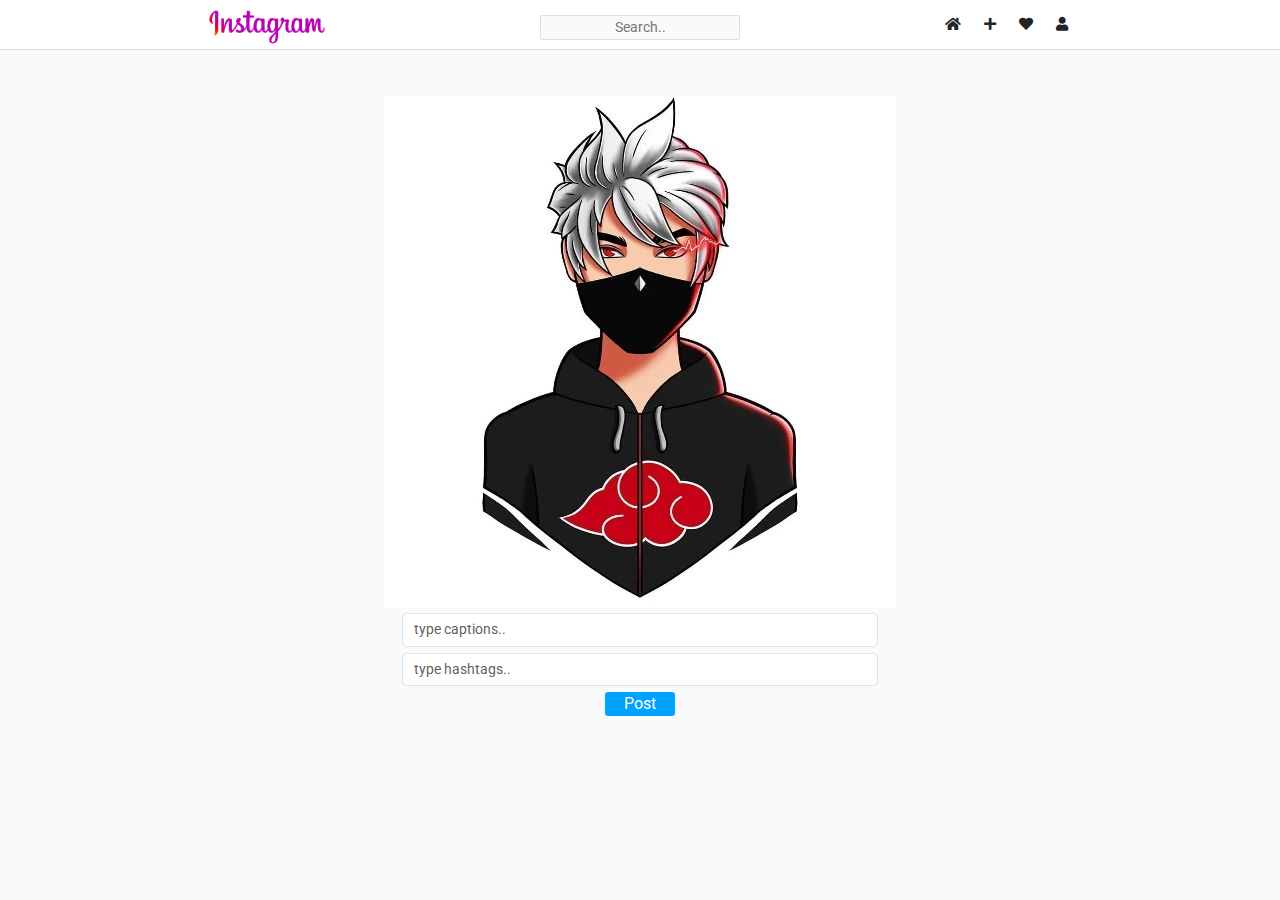
<file: static/camera.html>
<!DOCTYPE html>
<html lang="en">
  <head>
    <meta charset="UTF-8" />
    <meta http-equiv="X-UA-Compatible" content="IE=edge" />
    <meta name="viewport" content="width=device-width, initial-scale=1.0" />
    <title>Instagram Clone | Camera</title>
    <link
      rel="stylesheet"
      href="https://cdn.jsdelivr.net/npm/bootstrap@5.1.3/dist/css/bootstrap.min.css"
    />
    <link rel="stylesheet" href="../static/style.css" />
    <link
      rel="stylesheet"
      href="https://pro.fontawesome.com/releases/v5.10.0/css/all.css"
    />
  </head>
  <body>
    <!-- navigation -->
    <nav class="navbar">
      <div class="nav-wrapper">
        <img class="brand-img" src="../images/logo.png" />
        <form class="search-form">
          <input type="text" class="search-box" placeholder="search.." />
        </form>
        <div class="nav-items">
          <i class="icon fas fa-home"></i>
          <i class="icon fas fa-plus"></i>
          <i class="icon fas fa-heart"></i>
          <div class="icon user-profile">
            <i class="fas fa-user"></i>
          </div>
        </div>
      </div>
    </nav>

    <div class="camera-container">
      <div class="camera">
        <div class="camera-image">
          <img src="../images/2.jpg" alt="" />
          <form action="" class="camera-form">
            <div class="form-group">
              <input
                type="text"
                name="caption"
                class="form-control"
                placeholder="type captions.."
              />
            </div>
            <div class="form-group">
              <input
                type="text"
                name="hashtags"
                class="form-control"
                placeholder="type hashtags.."
              />
            </div>
            <div class="form-group">
              <button type="submit" name="upload_image-btn" class="upload-btn">
                Post
              </button>
            </div>
          </form>
        </div>
      </div>
    </div>

    <!--Script-->
    <script src="https://cdn.jsdelivr.net/npm/bootstrap@5.1.3/dist/js/bootstrap.min.js"></script>
  </body>
</html>
</file>
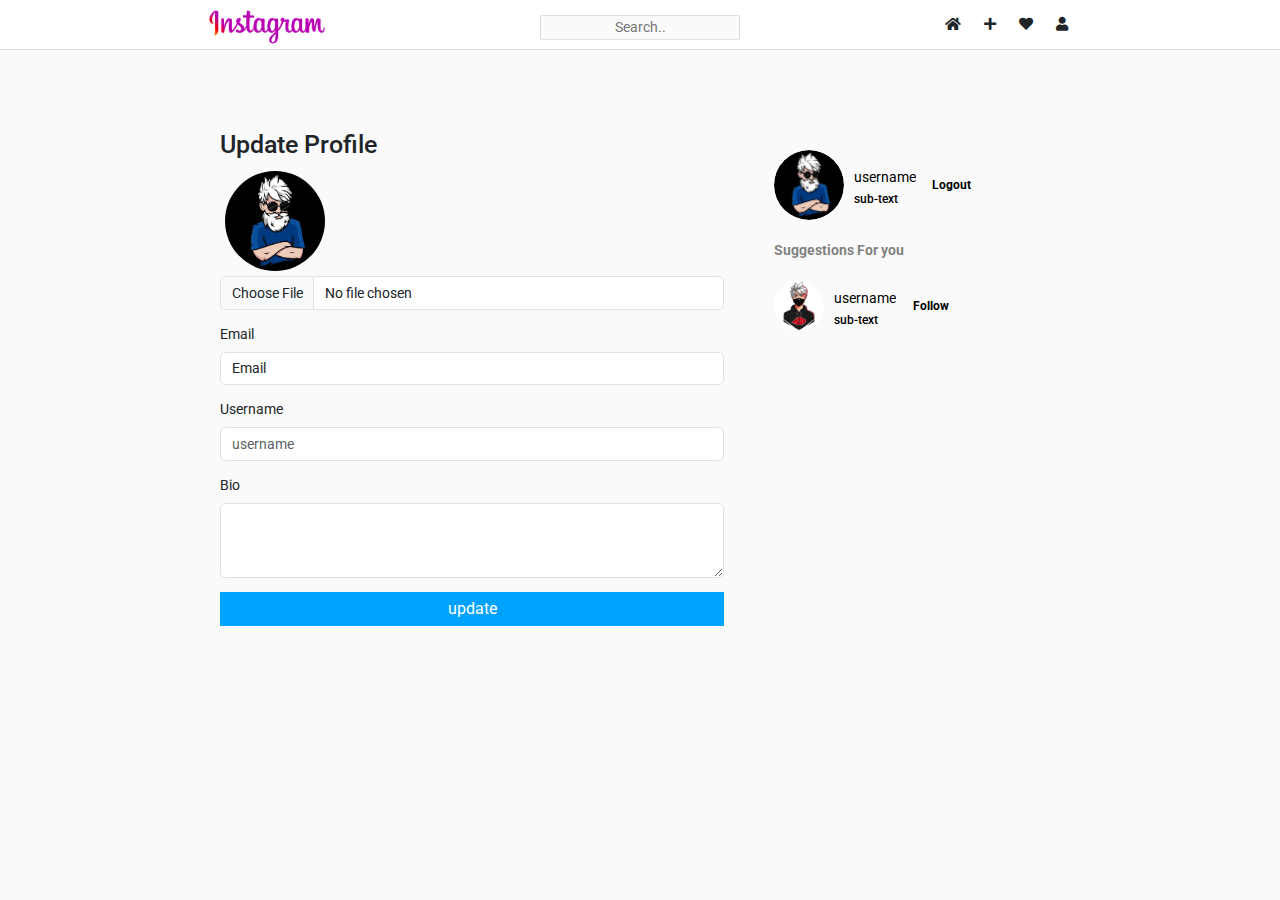
<file: static/edit_profile.html>
<!DOCTYPE html>
<html lang="en">
  <head>
    <meta charset="UTF-8" />
    <meta http-equiv="X-UA-Compatible" content="IE=edge" />
    <meta name="viewport" content="width=device-width, initial-scale=1.0" />
    <title>Instagram-Clone | Edit Profile</title>
    <link
      rel="stylesheet"
      href="https://cdn.jsdelivr.net/npm/bootstrap@5.1.3/dist/css/bootstrap.min.css"
    />
    <link rel="stylesheet" href="../static/style.css" />
    <link
      rel="stylesheet"
      href="https://pro.fontawesome.com/releases/v5.10.0/css/all.css"
    />
  </head>
  <body>
    <!-- navigation -->
    <nav class="navbar">
      <div class="nav-wrapper">
        <img class="brand-img" src="../images/logo.png" />
        <form class="search-form">
          <input type="text" class="search-box" placeholder="search.." />
        </form>
        <div class="nav-items">
          <i class="icon fas fa-home"></i>
          <i class="icon fas fa-plus"></i>
          <i class="icon fas fa-heart"></i>
          <div class="icon user-profile">
            <i class="fas fa-user"></i>
          </div>
        </div>
      </div>
    </nav>

    <!-- section -->
    <section class="main">
      <div class="wrapper">
        <div class="left-col">
          <h3>Update Profile</h3>

          <form action="">
            <div class="mb-3">
              <img
                src="../images/profile.jpg"
                class="edit-profile-image"
                alt=""
              />
              <input type="file" name="image" class="form-control" />
            </div>
            <div class="mb-3">
              <label for="email" class="form-label">Email</label>
              <p class="form-control">Email</p>
            </div>
            <div class="mb-3">
              <label for="username" class="form-label">Username</label>
              <input
                type="text"
                class="form-control"
                name="username"
                id="username"
                placeholder="username"
              />
            </div>
            <div class="mb-3">
              <label for="bio" class="form-label">Bio</label>
              <textarea
                name="bio"
                id="bio"
                class="form-control"
                cols="30"
                rows="3"
              ></textarea>
            </div>
            <div class="mb-3">
              <input
                name="update_profile_btn"
                id="update_profile_btn"
                class="update-profile-btn"
                value="update"
                type="button"
              />
            </div>
          </form>
        </div>
        <div class="right-col">
          <!--Profile-Card-->

          <div class="profile-card">
            <div class="profile-pic">
              <img src="../images/profile.jpg" alt="" />
            </div>
            <div>
              <p class="username">username</p>
              <p class="sub-text">sub-text</p>
            </div>
            <button class="logout-btn">logout</button>
          </div>

          <!--Suggestion-Card-->

          <p class="suggestion-text">Suggestions For you</p>

          <div class="suggestion-card">
            <div class="suggestion-pic">
              <img src="../images/2.jpg" alt="" />
            </div>
            <div>
              <p class="username">username</p>
              <p class="sub-text">sub-text</p>
            </div>
            <button class="follow-btn">follow</button>
          </div>
        </div>
      </div>
    </section>

    <!-- script -->
    <script src="https://cdn.jsdelivr.net/npm/bootstrap@5.1.3/dist/js/bootstrap.min.js"></script>
  </body>
</html>
</file>
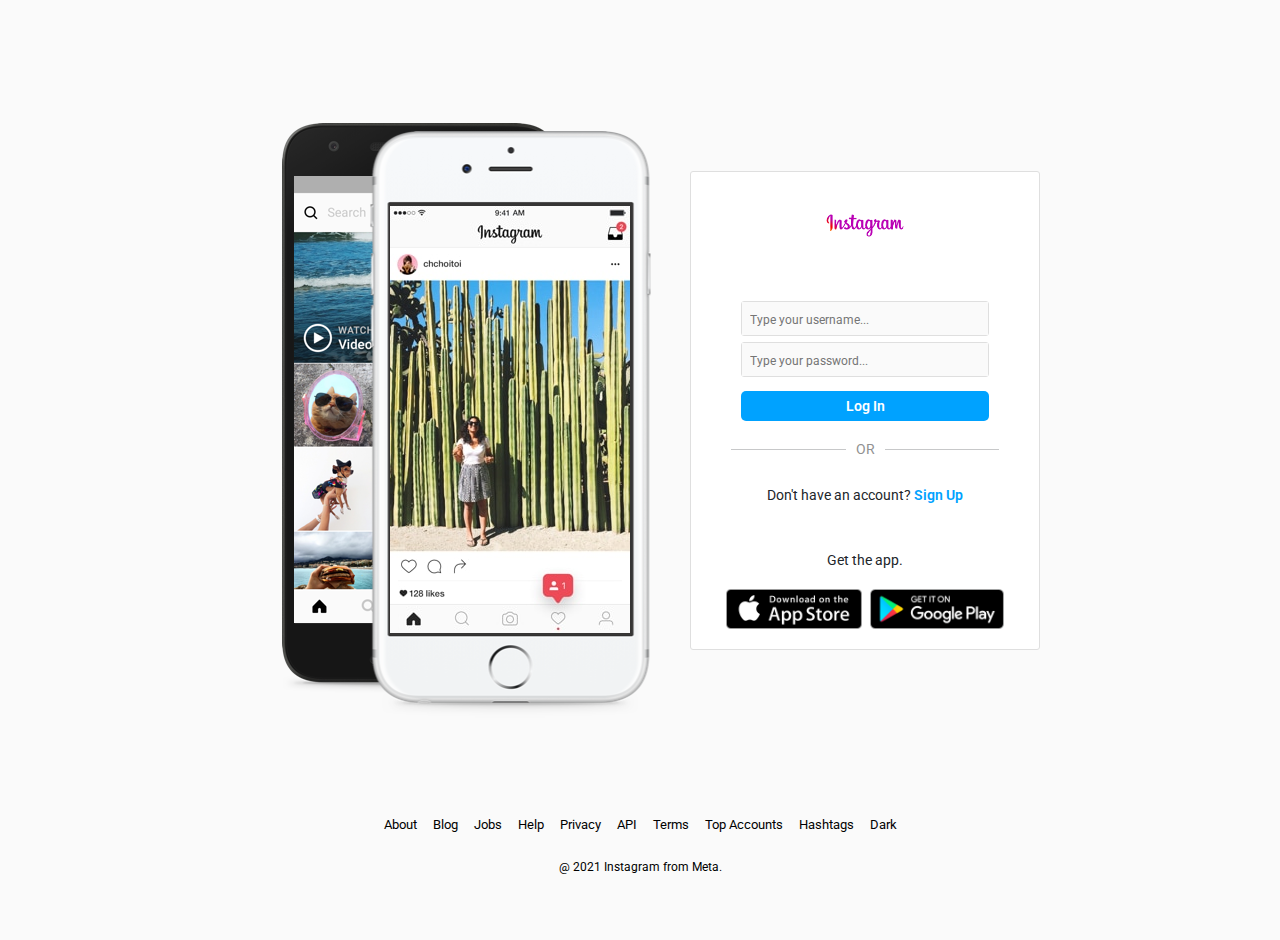
<file: static/login.html>
<!DOCTYPE html>
<html lang="en">
  <head>
    <meta charset="UTF-8" />
    <meta http-equiv="X-UA-Compatible" content="IE=edge" />
    <meta name="viewport" content="width=device-width, initial-scale=1.0" />
    <title>Instagram Clone | Login</title>
    <link
      rel="stylesheet"
      href="https://cdn.jsdelivr.net/npm/bootstrap@5.1.3/dist/css/bootstrap.min.css"
    />
    <link rel="stylesheet" href="../static/style.css" />
    <link
      rel="stylesheet"
      href="https://pro.fontawesome.com/releases/v5.10.0/css/all.css"
    />
  </head>
  <body>
    <div class="container">
      <div class="main-container">
        <div class="main-content">
          <div
            class="slide-container"
            style="background-image: url('../images/mobile-frame.png')"
          >
            <div class="slide-content" id="slide-content">
              <img
                src="../images/screen1.jpg"
                class="active"
                alt="screen1"
              />
              <img src="../images/screen2.jpg" alt="screen2" />
              <img src="../images/screen3.jpg" alt="screen3" />
              <img src="../images/screen4.jpg" alt="screen4" />
              <img src="../images/screen5.jpg" alt="screen5" />
            </div>
          </div>
          <div class="form-container">
            <div class="form-content box">
              <div class="logo">
                <img src="../images/logo.png" alt="" class="logo-img" />
              </div>
              <form class="login-form" id="login-form" >
                <p class="text-center alert-danger" id="error_message"></p>
                <div class="form-group">
                  <div class="login-input">
                    <input
                      type="text"
                      name="email"
                      id="login_mail"
                      placeholder="Type your username..."
                      required
                    />
                  </div>
                </div>
                <div class="form-group">
                  <div class="login-input">
                    <input
                      type="password"
                      name="password"
                      id="password"
                      placeholder="Type your password..."
                      required
                    />
                  </div>
                </div>
                <div class="btn-group">
                  <button class="login-btn" id="login_btn" type="submit" onclick="getLogin_redirect()">
                    Log In
                  </button>
                </div>
              </form>
              <div class="or">
                <hr />
                <span>OR</span>
                <hr />
              </div>
              <div class="goto">
                <p>Don't have an account? <a href="signup.html">Sign Up</a></p>
              </div>
              <div class="app-download">
                <p>Get the app.</p>
                <div class="store-link">
                  <a href="#">
                    <img src="../images/appstore.png" alt="" />
                  </a>
                  <a href="#">
                    <img src="../images/google-play.png" alt="" />
                  </a>
                </div>
              </div>
            </div>
          </div>
        </div>
      </div>

      <div class="footer">
        <div class="links" id="links">
          <a href="#">About</a>
          <a href="#">Blog</a>
          <a href="#">Jobs</a>
          <a href="#">Help</a>
          <a href="#">Privacy</a>
          <a href="#">API</a>
          <a href="#">Terms</a>
          <a href="#">Top Accounts</a>
          <a href="#">Hashtags</a>
          <a href="#" id="dark-btn">Dark</a>
        </div>
        <div class="copyright">@ 2021 Instagram from Meta.</div>
      </div>
    </div>

    <!-- script -->

    <script>
      setInterval(() => {
        changeImage();
      }, 2000);
    //   async function getLogin_redirect() {
    //     const loginForm = document.getElementById("login-form")

    //     // Add an event listener to the form submit event
    //     loginForm.addEventListener('submit', async (event) => {
    //   event.preventDefault(); // Prevent the form from submitting normally

    //   // Get the username and password values
    //   const email = document.getElementById('login_mail').value;
    //   const password = document.getElementById('password').value;

    //   // Make the GET request to the API endpoint
    //   if (verifyForm() == true) {
    //   try {
    //     const response = await fetch(`http://127.0.0.1:8000/users?email=${email}`, {
    //         method:'GET',
    //     })
    //     // console.log(response.json())
    //     const data = await response.json()
    //     console.log(data.user);

    //     if (data.user == true) {
    //         // Redirect to home.html if key is true
    //         // await follower_stories(data.user_id); 
    //         // console.log(data);
    //         const encoded_data = encodeURIComponent(data.user_id);
    //         window.location.href = `http://127.0.0.1:5500/static/index.html?userid=${encoded_data}`;
            
    //         // console.log(userid); 
    //       } 
    //       else {
    //         // Display an error message if key is false
    //         const errorMsg = document.getElementById('error_message');
    //         errorMsg.innerHTML = 'Incorrect email or password';
    //       }
    //   } catch (error) {
    //     console.log(error)
    //   }
    //   }});
    // }




    // function changeImage() {
    //   var images = document
    //     .getElementById("slide-content")
    //     .getElementsByTagName("img");

    //   var i = 0;

    //   for (i = 0; i < images.length; i++) {
    //     var image = images[i];

    //     if (image.classList.contains("active")) {
    //       //remove active class from this image
    //       image.classList.remove("active");

    //       //if we are at the last image, then go back to the first image
    //       if (i == images.length - 1) {
    //         var nextImage = images[0];
    //         nextImage.classList.add("active");
    //         break;
    //       }

    //       var nextImage = images[i + 1];
    //       nextImage.classList.add("active");
    //       break;
    //     }
    //   }
    // }

    // function changeMode() {
    //   var body = document.getElementsByTagName("body")[0];
    //   var footerLinks = document
    //     .getElementById("links")
    //     .getElementsByTagName("a");

    //   //if we are currently using dark mode
    //   if (body.classList.contains("dark")) {
    //     body.classList.remove("dark");

    //     for (let i = 0; i < footerLinks.length; i++) {
    //       footerLinks[i].classList.remove("dark-mode-link");
    //     }
    //   } else {
    //     //we are currently using the light
    //     body.classList.add("dark");

    //     for (let i = 0; i < footerLinks.length; i++) {
    //       footerLinks[i].classList.add("dark-mode-link");
    //     }
    //   }
    // }




    // function verifyForm() {
    //   var password = document.getElementById("password").value;
    //   var error_message = document.getElementById("error_message");

    //   if (password.length < 6) {
    //     error_message.innerHTML = "Password is to short";
    //     return false;
    //   }

    //   return true;
    // }

    // document.getElementById("dark-btn").addEventListener("click", (e) => {
    //   e.preventDefault();
    //   changeMode();
    // });

    // document.getElementById("login-form").addEventListener("submit", (e) => {
    //   e.preventDefault();

    //   verifyForm();
    // });
    // </script>
    <script src="script.js"></script>
    <script>
      document.getElementById("dark-btn").addEventListener("click", (e) => {
e.preventDefault();
changeMode();
});

document.getElementById("login-form").addEventListener("submit", (e) => {
e.preventDefault();

verifyForm();
});
    </script>
    <script src="https://cdn.jsdelivr.net/npm/bootstrap@5.1.3/dist/js/bootstrap.min.js"></script>
  </body>
</html>
</file>
<file: static/style.css>
@import url("https://fonts.googleapis.com/css2?family=Red+Hat+Mono:wght@500&family=Roboto:wght@300&display=swap");

* {
  margin: 0;
  padding: 0;
  box-sizing: border-box;
  font-family: "Roboto", sans-serif;
  font-size: 14px;
}

body {
  width: 100%;
  background: #fafafa;
  position: relative;
  font-family: "Roboto", sans-serif;
  padding-top: 40px;
}

*:focus {
  outline: none;
}

.navbar {
  position: fixed;
  top: 0;
  left: 0;
  width: 100%;
  height: 50px;
  background: #fff;
  border-bottom: 1px solid #dfdfdf;
  display: flex;
  justify-content: center;
  padding: 5px 0;
  z-index: 1;
}

.nav-wrapper {
  width: 70%;
  max-width: 1000px;
  height: 100%;
  display: flex;
  justify-content: space-between;
  align-items: center;
}

.brand-img {
  height: 100px;
  margin-top: 5px;
}

.search-form {
  margin-bottom: 20px;
}

.search-box {
  position: absolute;
  left: 50%;
  transform: translateX(-50%);
  width: 200px;
  height: 25px;
  background: #fafafa;
  border: 1px solid #dfdfdf;
  border-radius: 2px;
  color: rgba(0, 0, 0, 0.5);
  text-align: center;
  text-transform: capitalize;
}

.nav-items {
  height: 22px;
  position: relative;
}

.icon {
  height: 100%;
  cursor: pointer;
  margin: 0 10px;
  display: inline-block;
}

.user-profile {
  width: 22px;
  border-radius: 50%;
}

.main {
  width: 100%;
  padding: 40px;
  display: flex;
  justify-content: center;
  margin-top: 50px;
}

.wrapper {
  width: 70%;
  max-width: 1000px;
  display: grid;
  grid-template-columns: 60% 40%;
  grid-gap: 30px;
}

.left-col {
  display: flex;
  flex-direction: column;
}

.status-wrapper {
  width: 100%;
  height: 120px;
  background: #fff;
  border: 1px solid #dfdfdf;
  padding: 10px;
  padding-right: 0;
  border-radius: 2px;
  display: flex;
  align-items: center;
  overflow: hidden;
  overflow-x: auto;
}

.status-wrapper::-webkit-scrollbar {
  display: none;
}

.status-card {
  flex: 0 0 auto;
  width: 80px;
  max-width: 80px;
  display: flex;
  flex-direction: column;
  align-items: center;
  margin-right: 15px;
}

.profile-pic {
  width: 70px;
  height: 70px;
  border-radius: 50%;
  overflow: hidden;
  padding: 3px;
  background: linear-gradient(45deg, rgb(255, 230, 0), rgb(255, 0, 128) 80%);
}

.profile-pic img {
  width: 100%;
  height: 100%;
  object-fit: cover;
  border-radius: 50%;
  border: 2px solid #fff;
}

.username {
  width: 100%;
  overflow: hidden;
  text-align: center;
  font-size: 12px;
  margin-top: 5px;
  color: rgba(0, 0, 0, 0.5);
}

.post {
  width: 100%;
  height: 600px;
  background: #fff;
  border: 1px solid #dfdfdf;
  margin-top: 10px;
}

.info {
  width: 100%;
  height: 60px;
  display: flex;
  justify-content: space-between;
  align-items: center;
  padding: 0 20px;
}

.info .username {
  width: auto;
  font-weight: bold;
  font-size: 14px;
  color: #000;
  margin-left: 10px;
}

.info .options {
  height: 10px;
  cursor: pointer;
}

.info .user {
  display: flex;
  align-items: center;
}

.info .profile-pic {
  width: 50px;
  height: 50px;
  padding: 0;
  background: none;
}

.info .profile-pic img {
  border: none;
}

.post-image {
  width: 100%;
  height: 500px;
  object-fit: fill;
}

.post-content {
  width: 100%;
  padding: 20px;
}

.likes {
  font-weight: bold;
}

.description {
  margin: 10px 0;
  font-size: 14px;
  line-height: 20px;
}

.description span {
  font-weight: bold;
  margin-right: 10px;
}

.post-time {
  color: rgba(0, 0, 0, 0.5);
  font-size: 12px;
}

.comment-wrapper {
  width: 100%;
  height: 50px;
  border: 1px solid #dfdfdf;
  display: flex;
  justify-content: space-between;
  align-items: center;
}

.comment-wrapper .icon {
  height: 30px;
  border-radius: 50%;
}

.comment-box {
  width: 80%;
  height: 50px;
  border: none;
  outline: none;
  font-size: 14px;
}

.comment-btn,
.logout-btn,
.follow-btn {
  width: 70px;
  height: 100%;
  background: none;
  border: none;
  outline: none;
  text-transform: capitalize;
  font-size: 16px;
  color: (0, 162, 255);
  opacity: 0.5;
}

.reaction-wrapper {
  width: 100%;
  height: 50px;
  display: flex;
  margin-top: -20px;
  align-items: center;
}

.reaction-wrapper .icon {
  height: 25px;
  margin: 0;
  margin-right: 20px;
}

.right-col {
  padding: 20px;
}

.profile-card,
.suggestion-card {
  width: fit-content;
  display: flex;
  justify-content: center;
  align-items: center;
  margin-bottom: 10px;
}

.profile-card .profile-pic {
  flex: 0 0 auto;
  padding: 0;
  background: none;
  width: 70px;
  height: 70px;
  margin-right: 10px;
}

.profile-card .profile-pic img {
  border: none;
  width: 70px;
  height: 70px;
}

.profile-card .username,
.suggestion-card .username {
  font-weight: 500px;
  font-size: 14px;
  color: #000;
  margin-bottom: 0;
}

.profile-card .sub-text,
.suggestion-card .sub-text {
  color: #000;
  font-size: 12px;
  font-weight: 500;
  margin-top: 2px;
  margin-bottom: 0;
}

.logout-btn,
.follow-btn {
  opacity: 1;
  font-weight: 700;
  font-size: 12px;
}

.suggestion-card .suggestion-pic {
  flex: 0 0;
  padding: 0;
  background: none;
  width: 50px;
  height: 50px;
  margin-right: 10px;
}

.suggestion-card .suggestion-pic img {
  border: none;
  border-radius: 50%;
  width: 50px;
  height: 50px;
}

.suggestion-text {
  font-size: 14px;
  color: rgba(0, 0, 0, 0.5);
  font-weight: 700;
  margin: 20px 0;
}

/* Login */

.container {
  height: 100vh;
  display: flex;
  flex-direction: column;
}

.main-container {
  display: flex;
  flex-grow: 1;
}

.main-content {
  margin: 30px auto;
  display: flex;
  align-items: center;
  justify-content: center;
  max-width: 930px;
  flex-grow: 1;
}

.slide-container {
  height: 620px;
  flex-basis: 450px;
}

.slide-content {
  margin: 100px 0 0 150px;
  position: relative;
}

.slide-container img {
  position: absolute;
  inset: 0;
  opacity: 0;
  visibility: hidden;
}

.slide-container img.active {
  opacity: 1;
  visibility: visible;
}

/* Login Form */

.form-container {
  flex-grow: 1;
  max-width: 350px;
  display: flex;
  flex-direction: column;
  justify-content: center;
}

.box {
  border: 1px solid #dfdfdf;
  background-color: #fff;
  border-radius: 3px;
}

.form-content {
  margin-bottom: 10px;
  padding: 10px;
}

.form-content .logo {
  text-align: center;
  height: 50px;
  width: 175px;
  margin: 10px auto 20px auto;
}

.form-content .logo img {
  max-width: 100px;
}

.login-form {
  padding-top: 25px;
  margin-bottom: 10px;
}

.form-group {
  margin: 0 40px 6px;
}

.login-input {
  height: 35px;
  border: 1px solid #dfdfdf;
  border-radius: 3px;
  position: relative;
}

.login-input input {
  width: 100%;
  height: 100%;
  padding: 9px 8px 7px;
  border: 0;
  outline: 0;
  background: #fafafa;
  color: #000;
  font-size: 12px;
}

.login-input input::placeholder {
  font-size: 12px;
}

.btn-group {
  padding: 8px 40px;
  width: 100%;
}

.login-btn {
  width: 100%;
  border: 1px solid transparent;
  outline: 0;
  background: rgb(0, 162, 255);
  color: #fff;
  font-weight: 600;
  font-size: 14px;
  line-height: 18px;
  padding: 5px 10px;
  border-radius: 5px;
}

.or {
  display: flex;
  justify-content: center;
  align-items: center;
  margin: 0 auto;
}

.or hr {
  width: 35%;
  margin: 0 10px;
}

.or span {
  color: #919191;
}

.goto {
  padding: 10px;
  margin-bottom: 10px;
}

.goto p {
  font-size: 14px;
  margin: 15px;
  text-align: center;
}

.goto a {
  text-decoration: none;
  color: rgb(0, 162, 255);
  font-size: 14px;
  line-height: 18px;
  font-weight: 600;
}

.app-download {
  display: flex;
  flex-direction: column;
}

.app-download p {
  font-size: 14px;
  line-height: 18px;
  text-align: center;
  margin: 10px 20px;
}

.store-link {
  display: flex;
  align-items: center;
  justify-content: center;
  padding: 10px;
}

.store-link a img {
  height: 40px;
}

.store-link a:nth-child(1) {
  margin-right: 8px;
}

/*Profile Page*/

.profile-header {
  margin-top: 30px;
}

.profile-container {
  max-width: 95.5rem;
  margin: 0 auto;
  padding: 0 2rem;
}

.profile-btn {
  display: inline-block;
  font: inherit;
  background: none;
  border: none;
  color: inherit;
  padding: 0;
  cursor: pointer;
}

.profile-btn:focus {
  outline: 0.5rem auto #4d90fe;
}

.profile {
  padding: 5rem 0;
}

.profile:after {
  content: "";
  display: block;
  clear: both;
}

.profile-image {
  float: left;
  width: calc(33.333% - 1rem);
  display: flex;
  justify-content: center;
  align-items: center;
  margin-right: 3rem;
}

.profile-image img {
  border-radius: 50%;
  width: 150px;
  height: 150px;
}

.profile-user-settings,
.profile-stats,
.profile-bio {
  float: left;
  width: calc(66.666% - 2rem);
}

.profile-user-settings {
  margin-top: 1.1rem;
}

.profile-user-name {
  display: inline-block;
  font-size: 2rem;
  font-weight: 300;
}

.profile-edit-btn {
  font-size: 1.2rem;
  line-height: 1.6rem;
  border: 0.1rem solid #dbdbdb;
  border-radius: 0.3rem;
  padding: 0 2.4rem;
  margin-left: 2rem;
}

.profile-settings-btn {
  font-size: 2rem;
  margin-left: 1rem;
}

.profile-stats {
  margin-top: 2.3rem;
}

.profile-stats li {
  display: inline-block;
  font-size: 1.2rem;
  line-height: 1.5;
  margin-right: 4rem;
  cursor: pointer;
}

.profile-bio {
  font-size: 1.2rem;
  font-weight: 400;
  line-height: 1.5;
  margin-top: 2.3rem;
}

.profile-real-name,
.profile-stat-count,
.profile-edit-btn {
  font-weight: 600;
}

/* Gallery */

.gallery {
  display: flex;
  flex-wrap: wrap;
  margin: -1rem -1rem;
  padding-bottom: 3rem;
}

.gallery-item {
  position: relative;
  flex: 1 0 22rem;
  margin: 1rem;
  color: #fff;
  cursor: pointer;
}

.gallery-item:hover .gallery-item-info,
.galler-item:focus .gallery-item-info {
  display: flex;
  justify-content: center;
  align-items: center;
  position: absolute;
  top: 0;
  width: 100%;
  height: 100%;
  background: rgba(0, 0, 0, 0.3);
}

.galery-item-info {
  display: none;
}

.gallery-item-info li {
  display: inline-block;
  font-size: 1.2rem;
  font-weight: 400;
}

.gallery-item-likes {
  margin-right: 2.2rem;
}

.gallery-image {
  width: 100%;
  height: 100%;
  object-fit: cover;
}

.follow-btn-user-profile {
  display: inline-block;
  background: rgb(0, 162, 255);
  color: #fff;
  font-size: 16px;
  padding: 8px;
  border: none;
  width: 450px;
}

/* Camera */

.camera-container {
  max-width: 93.5rem;
  margin: 0 auto;
  padding: 0 2rem;
}

.camera {
  display: flex;
  flex-wrap: wrap;
  padding: 3rem;
}

.camera-image {
  position: relative;
  flex: 1 0 22rem;
  margin: 1rem;
  color: #fff;
  cursor: pointer;
  text-align: center;
}

.camera-form {
  width: 50%;
  margin: 5px auto;
}

.upload-btn {
  background: rgb(0, 162, 255);
  color: #fff;
  width: 70px;
  height: 100%;
  font-size: 16px;
  border: none;
  display: block;
  outline: none;
  margin: 0 auto;
  border-radius: 3px;
}

/* Search */

.search-component {
  display: flex;
}

.search-btn {
  color: rgb(0, 162, 255);
  background: none;
  outline: none;
  border: none;
  font-size: 14px;
  margin-left: 10px;
}

.search-result-item {
  display: flex;
  justify-content: flex-start;
  align-items: center;
}

.search-result-item img {
  width: 50px;
  height: 50px;
  border-radius: 50%;
}

.search-result-item p {
  margin: 8px 0 0 8px;
  font-size: 14px;
}

.search-result-item span {
  color: #a5a5a5;
  font-size: 12px;
  margin: 20px 0 0 20px;
}

.search-result-item-btn {
  width: 100%;
  margin-top: 10px;
}

/* Edit Profile */

.edit-profile-image {
  width: 100px;
  height: 100px;
  border-radius: 50%;
  margin: 5px;
}

.search-result-item-btn button {
  color: rgb(0, 162, 255);
  background: none;
  outline: none;
  border: none;
  font-size: 14px;
  float: right;
}

.update-profile-btn {
  display: inline-block;
  background: rgb(0, 162, 255);
  color: #fff;
  font-size: 16px;
  padding: 5px;
  border: none;
  text-align: center;
  outline: none;
  width: 100%;
}

/* Single Post */

.single-post-container {
  margin-top: 5px;
}

/* Discover */

.discover-container {
  max-width: 95.5rem;
  margin: 25px auto;
  padding: 0 2rem;
}

/* Footer */
.footer {
  padding-bottom: 52px;
  padding-top: 25px;
}

.links {
  display: flex;
  align-items: center;
  justify-content: center;
  flex-wrap: wrap;
}

.links a {
  text-decoration: none;
  color: #000;
  font-size: 13px;
  line-height: 18px;
  margin: 0 8px 12px 8px;
}

.copyright {
  padding: 12px 0;
  color: #000;
  font-size: 12px;
  line-height: 18px;
  text-align: center;
}

/* Dark Mode */

.dark {
  background: #151515;
  border: 1px solid #262626;
  color: #dfdfdf;
}

.dark-mode-link {
  color: #fff !important;
}

/* Responsive */
/* Medium Screens */

@media (max-width: 1100px) {
  .right-col,
  .search-box {
    display: none;
  }
  .nav-wrapper,
  .wrapper {
    width: 90%;
  }
  .wrapper {
    display: block;
  }
}

/* Small Screens */

@media (max-width: 500px) {
  .nav-items .icon {
    margin: 0 5px;
  }
  .post-image {
    height: 300px;
  }
}

/* Login */

@media only screen and (max-width: 850px) {
  .slide-container {
    display: none;
  }
}

@media only screen and (max-width: 500px) {
  .main-container {
    margin-top: 0;
  }
  .box {
    border: 0;
  }
}

/* Gallery */

@media screen and (max-width: 800px) {
  .profile {
    display: flex;
    flex-wrap: wrap;
    padding: 4rem 0;
  }

  .profile:after {
    display: none;
  }

  .profile-image,
  .profile-user-settings,
  .profile-bio,
  .profile-stats {
    float: none;
    width: auto;
    margin: 5px auto;
  }

  .profile-stats li {
    display: block;
  }

  .profile-image {
    margin: 0 auto;
  }

  .profile-user-name {
    font-size: 20px;
  }
}
</file>
